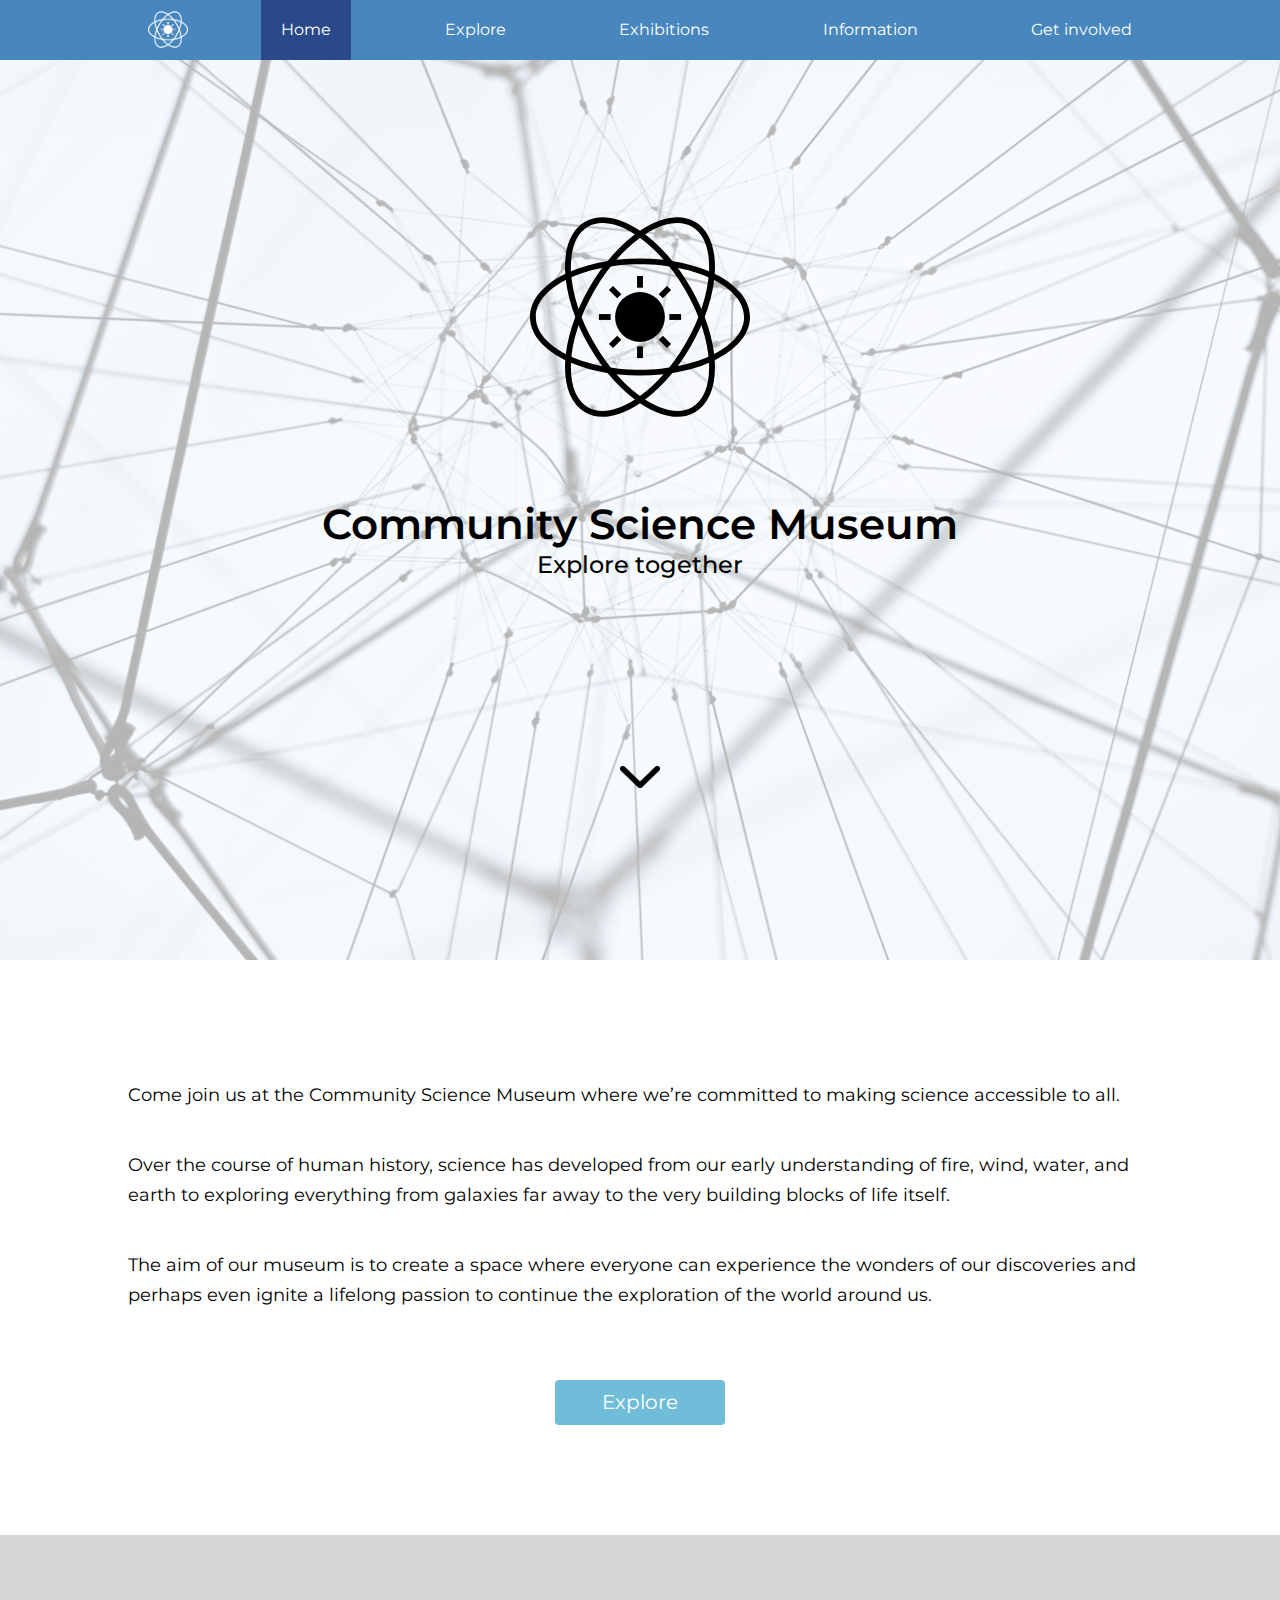
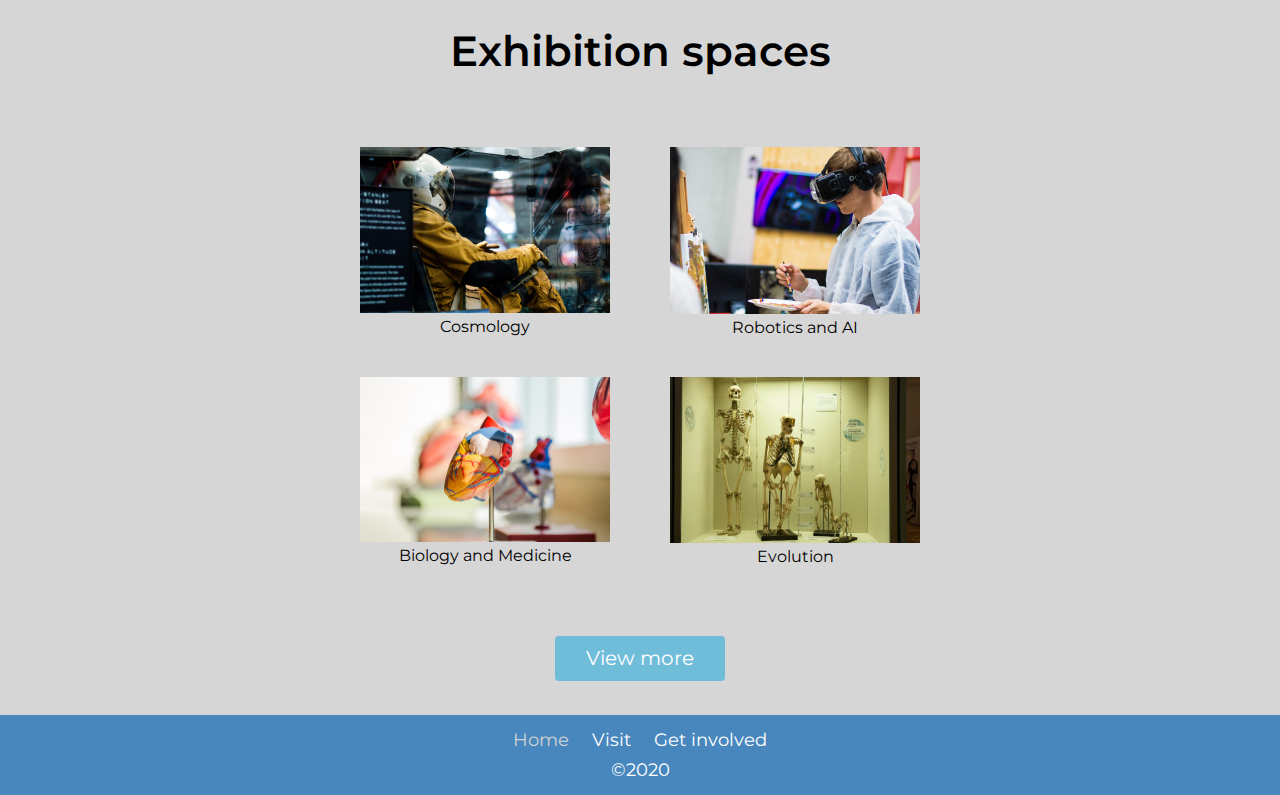
<file: index.html>
<!DOCTYPE html>
<html lang="en">
<head>
    <meta charset="UTF-8">
    <meta name="viewport" content="width=device-width, initial-scale=1.0">
    <title>Home | Science Museum</title>
    <meta name="description" content="At the Community Science Museum you can explore and learn about everything from the ice age to the cosmos.">
    <link rel="stylesheet" href="styles/style.css">
    <script src="menu.js"></script>    
</head>
<body> 
    <header>
        <nav>
            <a href="#"><img src="img/logo.png" alt="small logo" id="logoSmall"></a>
            <a href="#" id="activeDesktop" class="headerNav">Home</a>
            <a href="explore.html" class="headerNav">Explore</a>
            <a href="exhibition.html" class="headerNav">Exhibitions</a>
            <a href="info.html" class="headerNav">Information</a>
            <a href="getInvolved.html" class="headerNav">Get involved</a>
        </nav>
        <a href="javascript:void(0);" class="menu" onclick="menuFunction()"><img src="img/burgerMenu.png" alt="burger menu" id="menu"></a>
    </header>

    <img class="svgg top" src="/img/Rectangle43.svg" alt="svg">

    <div id="burgerLinks">
        <a href="#" id="active">Home</a>
        <a href="explore.html">Explore</a> 
        <a href="exhibition.html">Exhibitions</a> 
        <a href="info.html">Information</a> 
        <a href="getInvolved.html">Get involved</a>
    </div>

    <main>
        <div class="mobileHero">
            <div class="mobileLogo">
                <img src="/img/mobileLogo.png" alt="white logo" id="whiteLogo">
                    <h1>Community Science Museum</h1>
                    <h2>Explore together</h2>
                <img src="/img/arrow.png" alt="arrow down" id="whitearrow">
            </div>
            <div class="mobileBg">
                <!-- Background image -->
            </div>
        </div>

        <div class="hero">
            <div class="heroLogo">
                <img src="img/logoBig.svg" alt="big logo" id="bigLogo">
                <div>
                    <h1>Community Science Museum</h1>
                    <h2>Explore together</h2>
                </div>
                <img src="/img/blackarraow.png" alt="arrow down" id="blackarrow">
            </div>
            <div class="heroBg">
                <!-- Background image -->
            </div>
        </div>
        
        <div class="copyIndex" id="down">
            <p>Come join us at the Community Science Museum where we’re
                committed to making science accessible to all.
            </p>
            <p>Over the course of human history, science has developed from our early understanding of
            fire, wind, water, and earth to exploring everything from galaxies far away to the very
            building blocks of life itself.
            </p>
            <p>The aim of our museum is to create a space where everyone can experience the wonders of our 
                discoveries and perhaps even ignite a lifelong passion to continue the exploration of the 
                world around us.
            </p>
            <a href="explore.html" class="button">Explore</a>
        </div>
        
        <div class="exSpaces">
            <h1>Exhibition spaces</h1>
            <div id="indexFig">
                <figure>
                    <img src="img/space.jpg" alt="image of astronaut">
                    <figcaption>Cosmology</figcaption>
                </figure>

                <figure>
                    <img src="img/ai.jpg" alt="image of vr">
                    <figcaption>Robotics and AI</figcaption>
                </figure>

                <figure>
                    <img src="img/heart.jpg" alt="image of heart">
                    <figcaption>Biology and Medicine</figcaption>
                </figure>

                <figure>
                    <img src="img/evo.jpg" alt="image of skeletons">
                    <figcaption>Evolution</figcaption>
                </figure>
            </div>
            <a href="exhibition.html" class="button" id="viewMore">View more</a>
        </div>
        <img class="svgg svgRev" src="/img/Rectangle43Rev.svg" alt="svg">
    </main>
    <footer>
        <div class="links">
            <a href="#" id="grey"><p>Home</p></a>
            <a href="info.html"><p>Visit</p></a>
            <a href="getInvolved.html"><p>Get involved</p></a>
        </div>
        <p>&copy;2020</p>
    </footer>
</body>
</html>
</file>
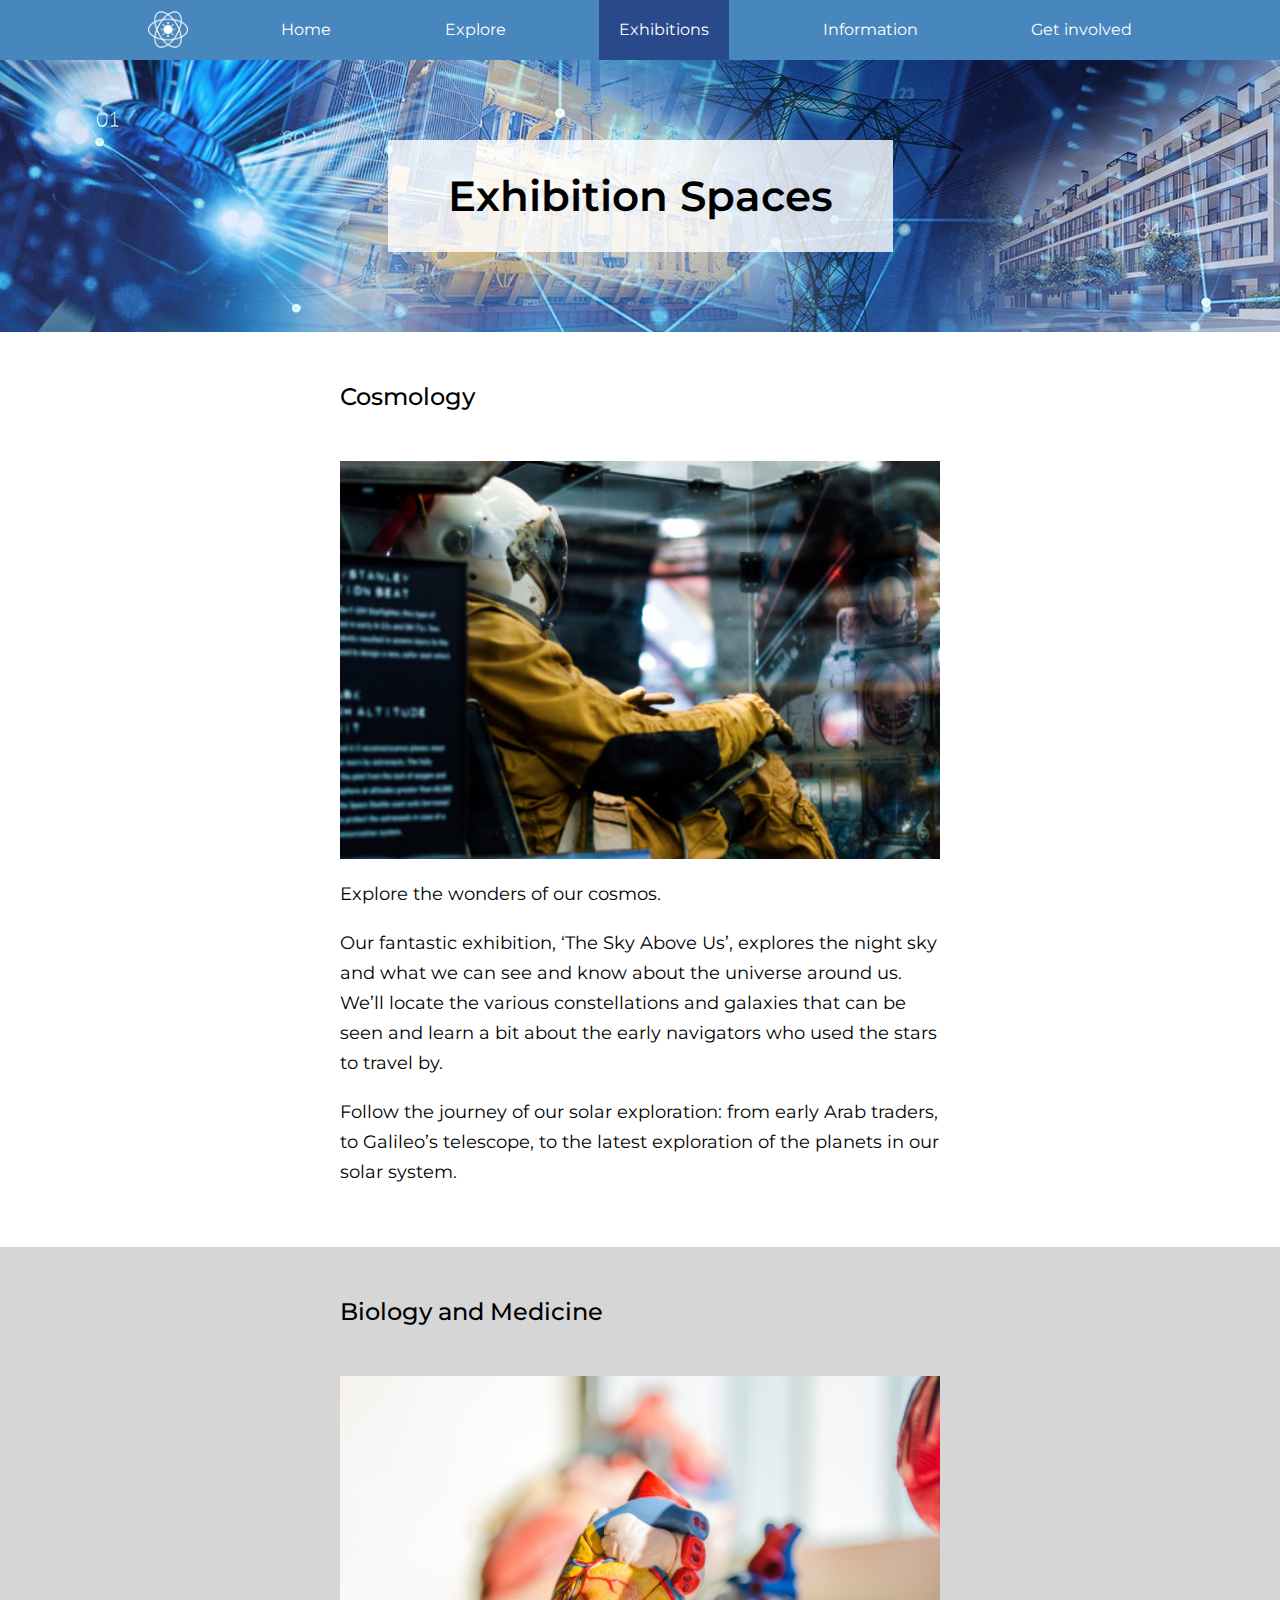
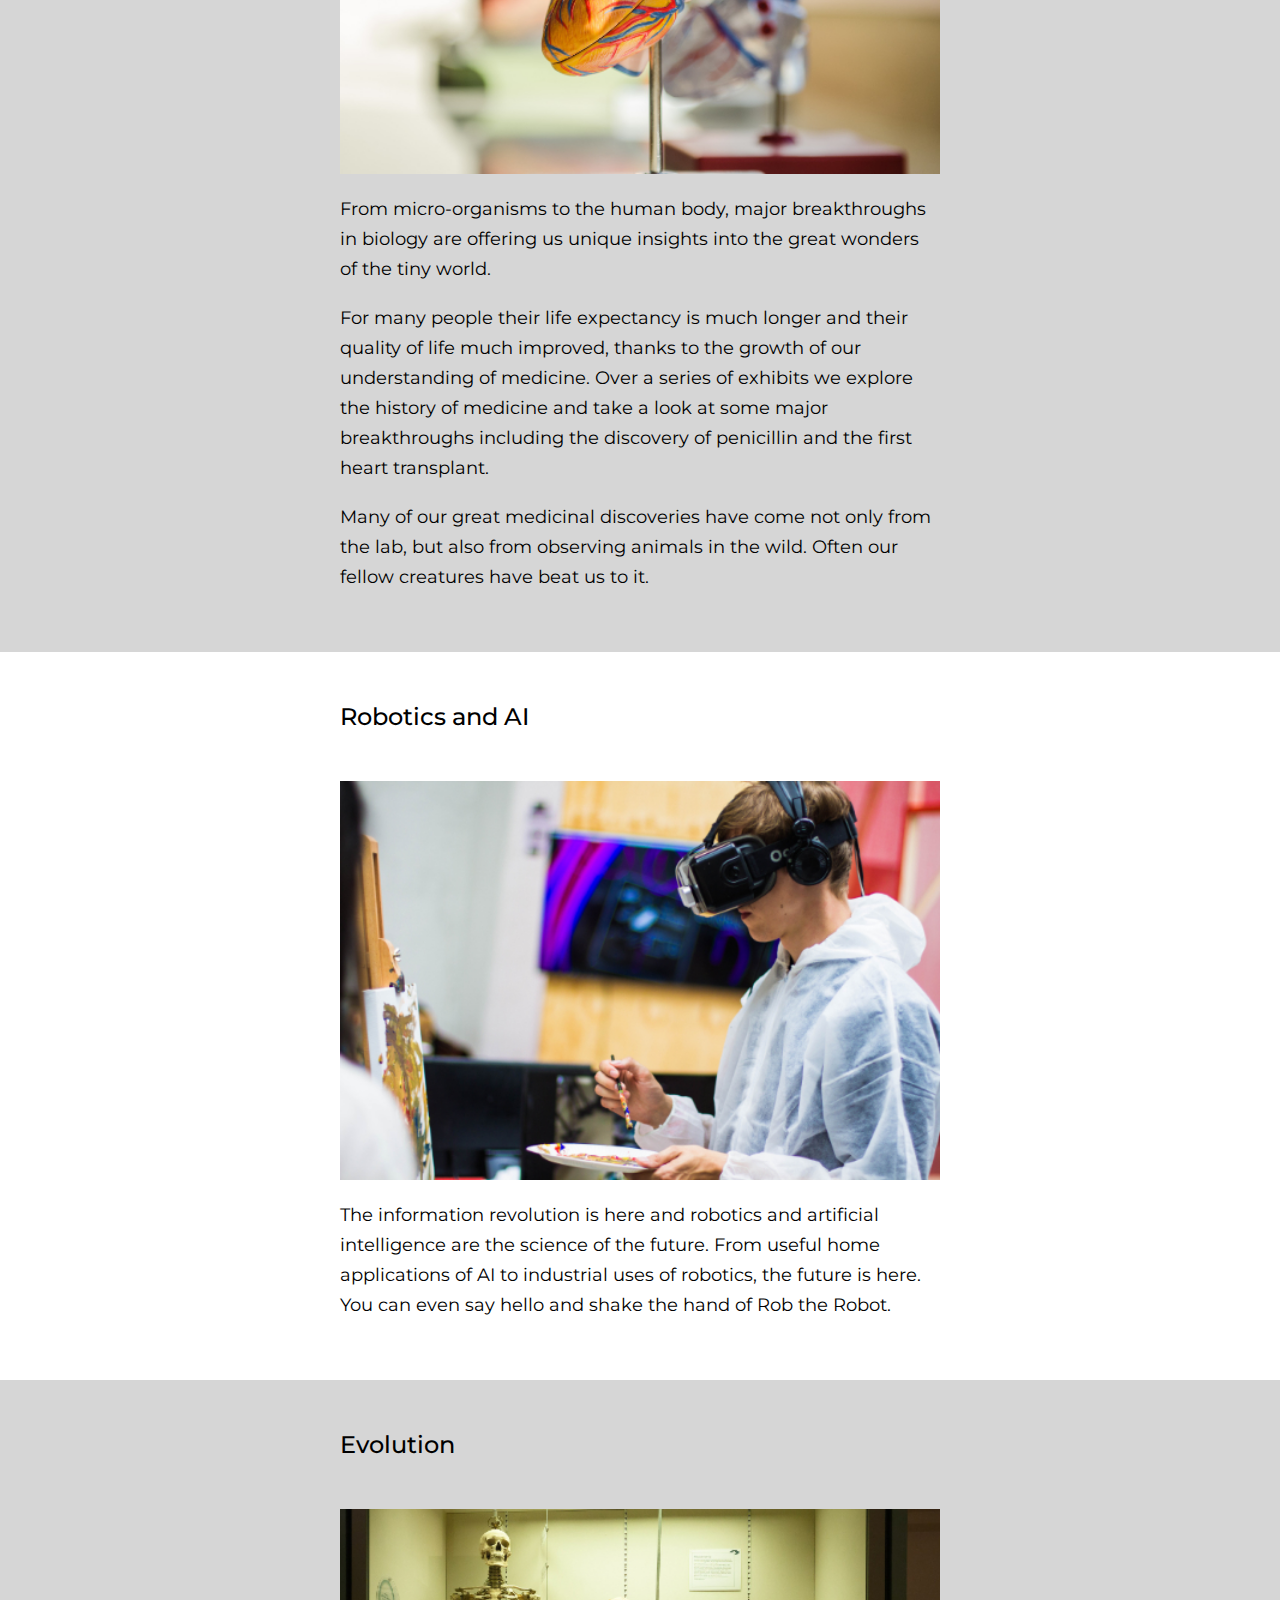
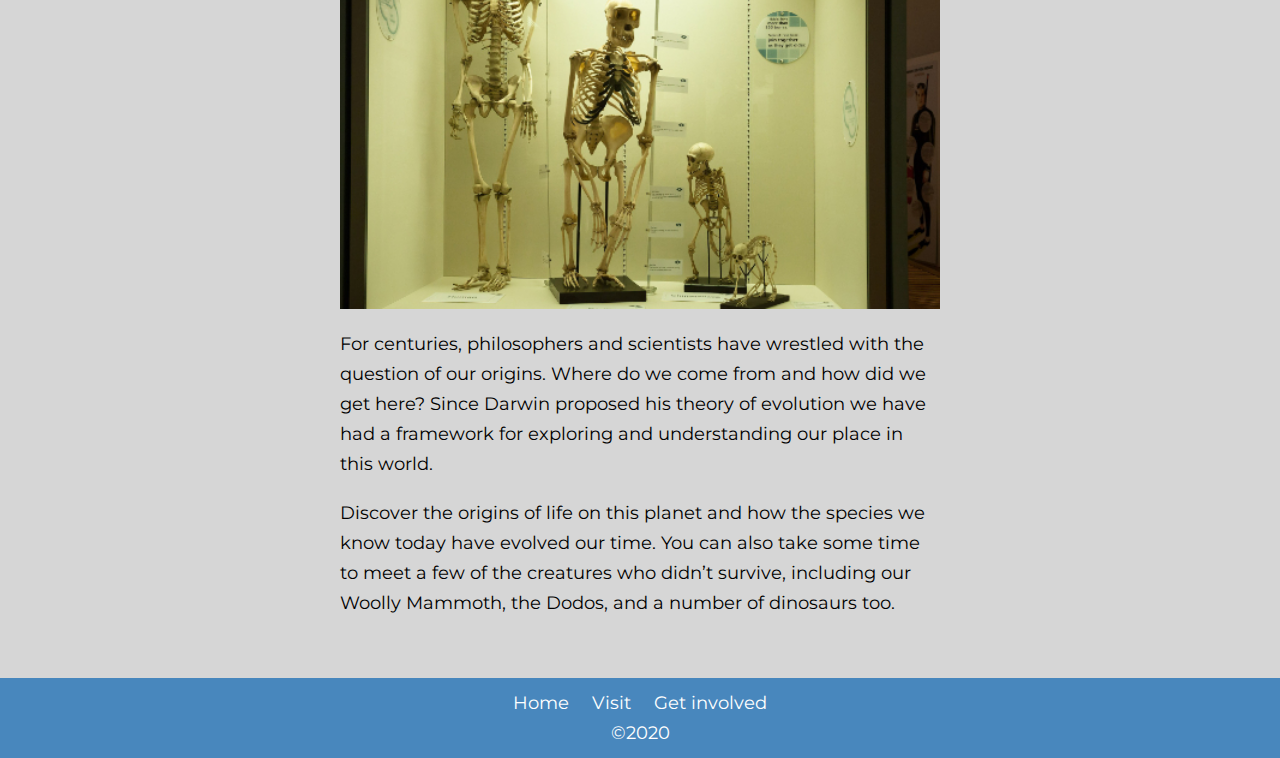
<file: exhibition.html>
<!DOCTYPE html>
<html lang="en">
<head>
    <meta charset="UTF-8">
    <meta name="viewport" content="width=device-width, initial-scale=1.0">
    <title>Exhibitions | Science Museum</title>
    <meta name="description" content="Here you can take a look at our exhibitions.">
    <link rel="stylesheet" href="styles/style.css">
    <script src="menu.js"></script>
</head>
<body> 
    <header>
        <nav>
            <a href="index.html"><img src="img/logo.png" alt="small logo" id="logoSmall"></a>
            <a href="index.html" class="headerNav">Home</a>
            <a href="explore.html" class="headerNav">Explore</a>
            <a href="#" id="activeDesktop" class="headerNav">Exhibitions</a>
            <a href="info.html" class="headerNav">Information</a>
            <a href="getInvolved.html" class="headerNav">Get involved</a>
        </nav>
        <a href="javascript:void(0);" class="menu" onclick="menuFunction()"><img src="img/burgerMenu.png" alt="burger menu" id="menu"></a>
    </header>

    <img class="svgg top" src="/img/Rectangle43.svg" alt="">

    <div id="burgerLinks">
        <a href="index.html">Home</a>
        <a href="explore.html">Explore</a> 
        <a href="#" id="active">Exhibitions</a> 
        <a href="info.html">Information</a> 
        <a href="getInvolved.html">Get involved</a>
    </div>
    
    <main>
        <div id="exhibitionHeader">
            <h1 class="headerH1">Exhibition Spaces</h1>
        </div>
        <div class="copyEx">
            <div class="exhibition">
                <h2>Cosmology</h2>
                <img src="img/space.jpg" alt="image of astronaut" class="mobileImg">
                <p>Explore the wonders of our cosmos.</p>
                <br>
                <p>Our fantastic exhibition, ‘The Sky Above Us’, explores the night sky and what 
                    we can see and know about the universe around us. We’ll locate the various constellations
                    and galaxies that can be seen and learn a bit about the early navigators who used the stars 
                    to travel by.
                </p>
                <br>
                <p>Follow the journey of our solar exploration: from early Arab traders, to Galileo’s telescope, 
                    to the latest exploration of the planets in our solar system.
                </p>
            </div>

            <img class="svgg svgRev" src="/img/rectanglegray.svg" alt="">

            <div class="dark">
                <div class="exhibition">
                    <h2>Biology and Medicine</h2>
                    <img src="img/heart.jpg" alt="image of heart" class="mobileImg">
                    <p>From micro-organisms to the human body, major breakthroughs in biology are 
                        offering us unique insights into the great wonders of the tiny world. 
                    </p>
                    <br>
                    <p>For many people their life expectancy is much longer and their quality of life much improved, 
                        thanks to the growth of our understanding of medicine. Over a series of exhibits we explore the 
                        history of medicine and take a look at some major breakthroughs including the discovery of penicillin 
                        and the first heart transplant. 
                    </p>
                    <br>
                    <p>Many of our great medicinal discoveries have come not only from the lab, but also from observing animals 
                        in the wild. Often our fellow creatures have beat us to it.
                    </p>
                </div>
            </div>

            <img class="svgg" src="/img/rectanglegray.svg" alt="svg">

            <div class="exhibition">
                <h2>Robotics and AI</h2>
                <img src="img/ai.jpg" alt="image of vr painting" class="mobileImg">
                <p>The information revolution is here and robotics and artificial intelligence are the science of the future. 
                    From useful home applications of AI to industrial uses of robotics, the future is here. You can even say 
                    hello and shake the hand of Rob the Robot.
                </p>
            </div>

            <img class="svgg svgRev" src="/img/rectanglegray.svg" alt="svg">

            <div class="dark">
                <div class="exhibition bottomEx">
                    <h2>Evolution</h2>
                    <img src="img/evo.jpg" alt="image of skeletons" class="mobileImg">
                    <p>For centuries, philosophers and scientists have wrestled with the question of our origins. Where do we come 
                        from and how did we get here? Since Darwin proposed his theory of evolution we have had a framework for exploring 
                        and understanding our place in this world.
                    </p>
                    <br>
                    <p>Discover the origins of life on this planet and how the species we know today have evolved our time. You can also 
                        take some time to meet a few of the creatures who didn’t survive, including our Woolly Mammoth, the Dodos, and a 
                        number of dinosaurs too.
                    </p>
                </div>
            </div>
        </div>
    </main>
    <footer>
        <div class="links">
            <a href="index.html"><p>Home</p></a>
            <a href="info.html"><p>Visit</p></a>
            <a href="getInvolved.html"><p>Get involved</p></a>
        </div>
        <p>&copy;2020</p>
    </footer>
</body>
</html>
</file>
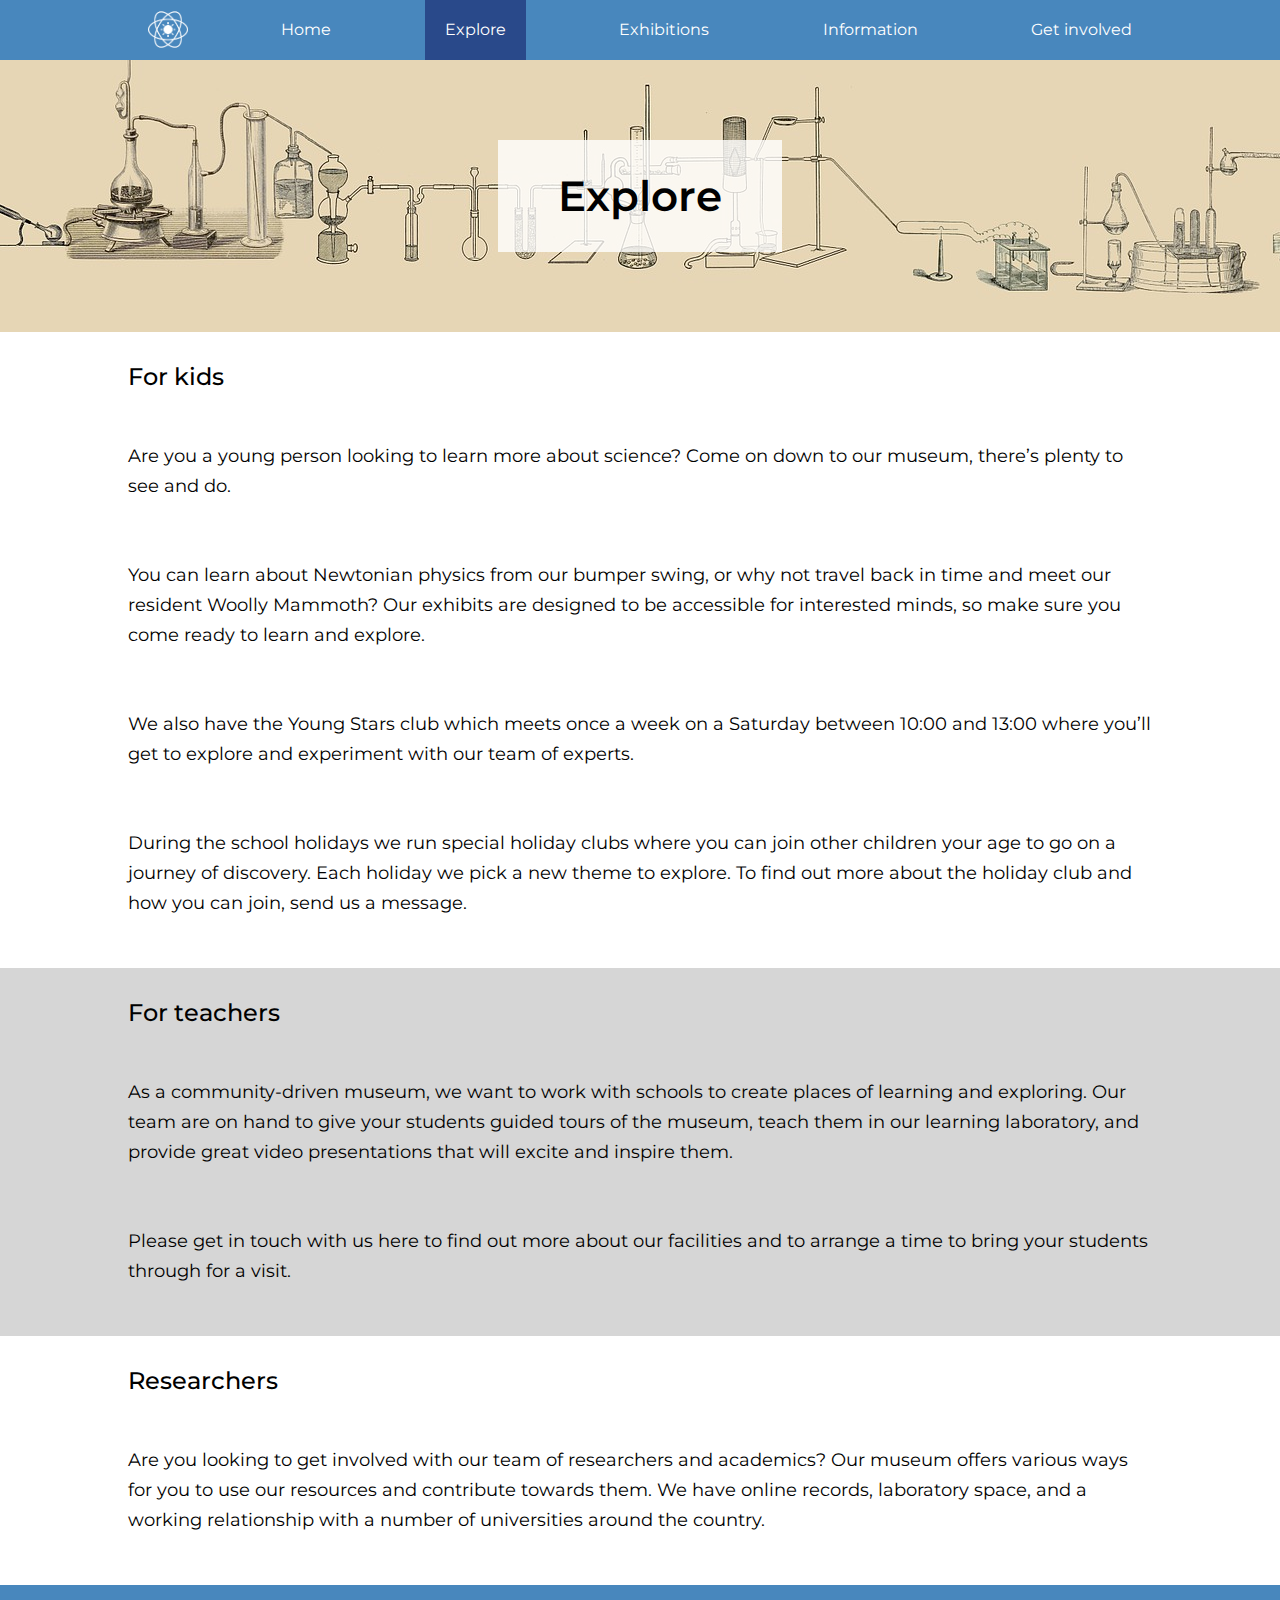
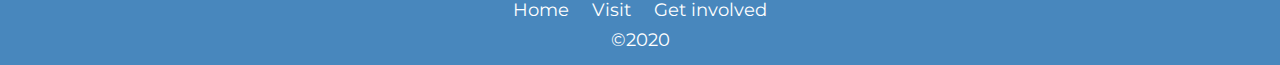
<file: explore.html>
<!DOCTYPE html>
<html lang="en">
<head>
    <meta charset="UTF-8">
    <meta name="viewport" content="width=device-width, initial-scale=1.0">
    <title>Explore | Science Museum</title>
    <meta name="description" content="Information for kids, teachers and researchers.">
    <link rel="stylesheet" href="styles/style.css">
    <script src="menu.js"></script>
</head>
<body> 
    <header>
        <nav>
            <a href="index.html"><img src="img/logo.png" alt="small logo" id="logoSmall"></a>
            <a href="index.html" class="headerNav">Home</a>
            <a href="#" id="activeDesktop" class="headerNav">Explore</a>
            <a href="exhibition.html" class="headerNav">Exhibitions</a>
            <a href="info.html" class="headerNav">Information</a>
            <a href="getInvolved.html" class="headerNav">Get involved</a>
        </nav>
        <a href="javascript:void(0);" class="menu" onclick="menuFunction()"><img src="img/burgerMenu.png" alt="burger menu" id="menu"></a>
    </header>

    <img class="svgg top" src="/img/Rectangle43.svg" alt="svg">

    <div id="burgerLinks">
        <a href="index.html">Home</a>
        <a href="#" id="active">Explore</a> 
        <a href="exhibition.html">Exhibitions</a> 
        <a href="info.html">Information</a> 
        <a href="getInvolved.html">Get involved</a>
    </div>

    
    
    <main>
        <div id="exploreHeader">
            <h1 class="headerH1">Explore</h1>
        </div>
        <div class="copyEx">
            <div class="copySpace">
                <h2>For kids</h2>
                <p>Are you a young person looking to learn more about science? 
                    Come on down to our museum, there’s plenty to see and do.
                </p>
                <br>
                <p>You can learn about Newtonian physics from our bumper swing,
                    or why not travel back in time and meet our resident Woolly Mammoth?
                    Our exhibits are designed to be accessible for interested minds, 
                    so make sure you come ready to learn and explore.
                </p>
                <br>
                <p>We also have the Young Stars club which meets once a week on a Saturday 
                    between 10:00 and 13:00 where you’ll get to explore and experiment with 
                    our team of experts.
                </p>
                <br>
                <p>During the school holidays we run special holiday clubs where you can join other
                    children your age to go on a journey of discovery. Each holiday we pick a new theme to explore. 
                    To find out more about the holiday club and how you can join, send us a message.
                </p>
            </div>

            <img class="svgg svgRev" src="/img/rectanglegray.svg" alt="svg">

            <div class="dark">
                <div class="copySpace">
                    <h2>For teachers</h2>
                    <p>As a community-driven museum, we want to work with schools to create places of learning and exploring. 
                        Our team are on hand to give your students guided tours of the museum, teach them in our learning laboratory, 
                        and provide great video presentations that will excite and inspire them.
                    </p>
                    <br>
                    <p>Please get in touch with us here to find out more about our facilities and to arrange a time to bring your students through for a visit. 
                    </p>
                </div>
            </div>

            <img class="svgg" src="/img/rectanglegray.svg" alt="svg">

            <div class="copySpace">
                <h2>Researchers</h2>
                <p>Are you looking to get involved with our team of researchers and academics? Our museum offers various 
                    ways for you to use our resources and contribute towards them. We have online records, laboratory space, 
                    and a working relationship with a number of universities around the country.
                </p>
            </div>
        </div>
        <img class="svgg svgRev" src="/img/Rectangle43Rev.svg" alt="svg">
    </main>
    
    <footer>
        <div class="links">
            <a href="index.html"><p>Home</p></a>
            <a href="info.html"><p>Visit</p></a>
            <a href="getInvolved.html"><p>Get involved</p></a>
        </div>
        <p>&copy;2020</p>
    </footer>
</body>
</html>
</file>
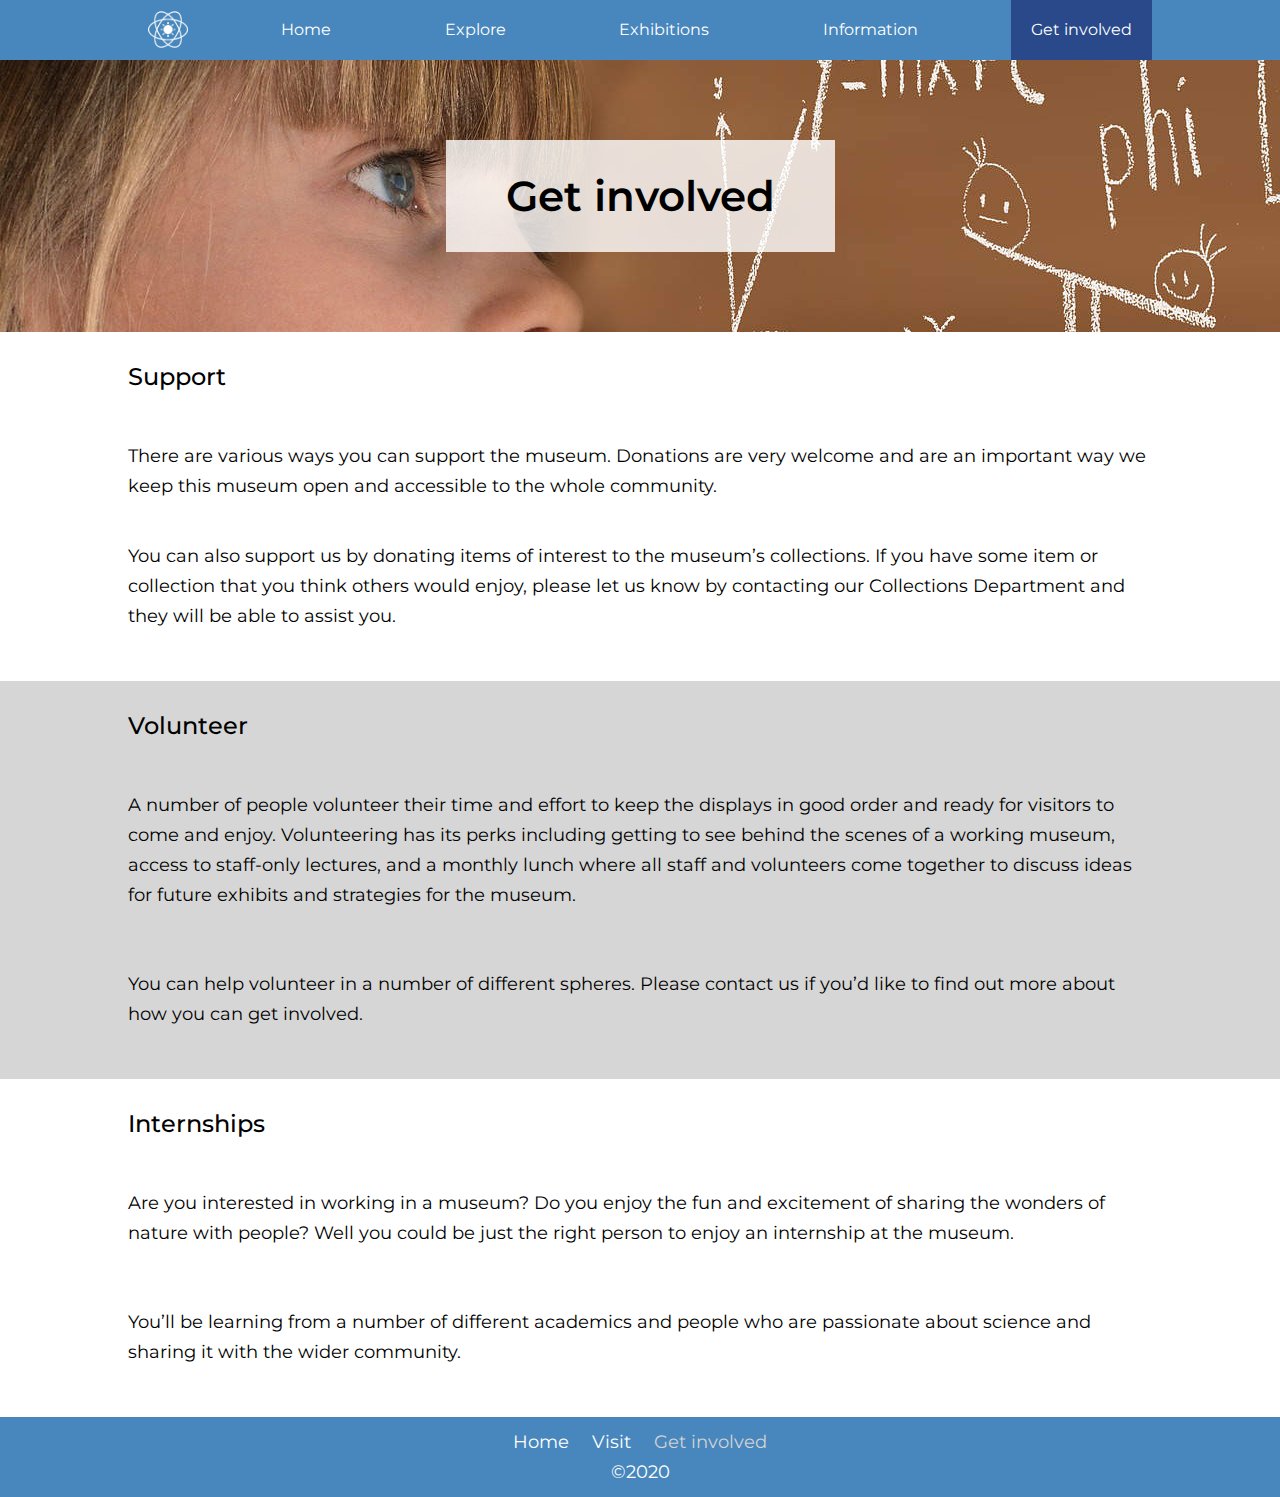
<file: getInvolved.html>
<!DOCTYPE html>
<html lang="en">
<head>
    <meta charset="UTF-8">
    <meta name="viewport" content="width=device-width, initial-scale=1.0">
    <title>Get Involved | Science Museum</title>
    <meta name="description" content="Get involved as an intern, volunteer or support us with donations or items/collections.">
    <link rel="stylesheet" href="styles/style.css">
    <script src="menu.js"></script>
</head>

<body> 
    <header>
        <nav>
            <a href="index.html"><img src="img/logo.png" alt="small logo" id="logoSmall"></a>
            <a href="index.html" class="headerNav">Home</a>
            <a href="explore.html" class="headerNav">Explore</a>
            <a href="exhibition.html" class="headerNav">Exhibitions</a>
            <a href="info.html" class="headerNav">Information</a>
            <a href="#" id="activeDesktop" class="headerNav">Get involved</a>
        </nav>
        <a href="javascript:void(0);" class="menu" onclick="menuFunction()"><img src="img/burgerMenu.png" alt="burger menu" id="menu"></a>
    </header>

    <img class="svgg top" src="/img/Rectangle43.svg" alt="svg">

    <div id="burgerLinks">
        <a href="index.html">Home</a>
        <a href="explore.html">Explore</a> 
        <a href="exhibition.html">Exhibitions</a> 
        <a href="info.html">Information</a> 
        <a href="#" id="active">Get involved</a>
    </div>

    <main>
        <div id="involvedHeader">
            <h1 class="headerH1">Get involved</h1>
        </div>
        
        <div class="copyEx">
            <div class="copySpace">
                <h2>Support</h2>
                <p>There are various ways you can support the museum. Donations are very welcome
                    and are an important way we keep this museum open and accessible to the whole community. 
                </p>
                <p>You can also support us by donating items of interest to the museum’s collections. 
                    If you have some item or collection that you think others would enjoy, please let us 
                    know by contacting our Collections Department and they will be able to assist you.
                </p>
            </div>

            <img class="svgg svgRev" src="/img/rectanglegray.svg" alt="svg">

            <div class="dark"> 
                <div class="copySpace">        
                    <h2>Volunteer</h2>
                    <p>A number of people volunteer their time and effort to keep the displays in good order and
                        ready for visitors to come and enjoy. Volunteering has its perks including getting to see behind the scenes of a working museum,
                        access to staff-only lectures, and a monthly lunch where all staff and volunteers come together to discuss ideas for future exhibits and strategies for the museum.
                    </p>
                    <br>
                    <p>You can help volunteer in a number of different spheres. Please contact us if you’d like to find out more about how you can get involved.
                    </p>   
                </div>
            </div>

            <img class="svgg" src="/img/rectanglegray.svg" alt="svg">

            <div class="copySpace">
                <h2>Internships</h2>
                <p>Are you interested in working in a museum? Do you enjoy the fun and excitement of sharing the wonders of nature with people?
                    Well you could be just the right person to enjoy an internship at the museum.
                </p>
                <br>
                <p>You’ll be learning from a number of different academics and people who are passionate about science and sharing it with the wider community.
                </p>    
            </div>
        </div>

        <img class="svgg svgRev" src="/img/Rectangle43Rev.svg" alt="svg">
    </main>
    <footer>
        <div class="links">
            <a href="index.html"><p>Home</p></a>
            <a href="info.html"><p>Visit</p></a>
            <a href="#" id="grey"><p>Get involved</p></a>
        </div>
        <p>&copy;2020</p>
    </footer>
</body>
</html>
</file>
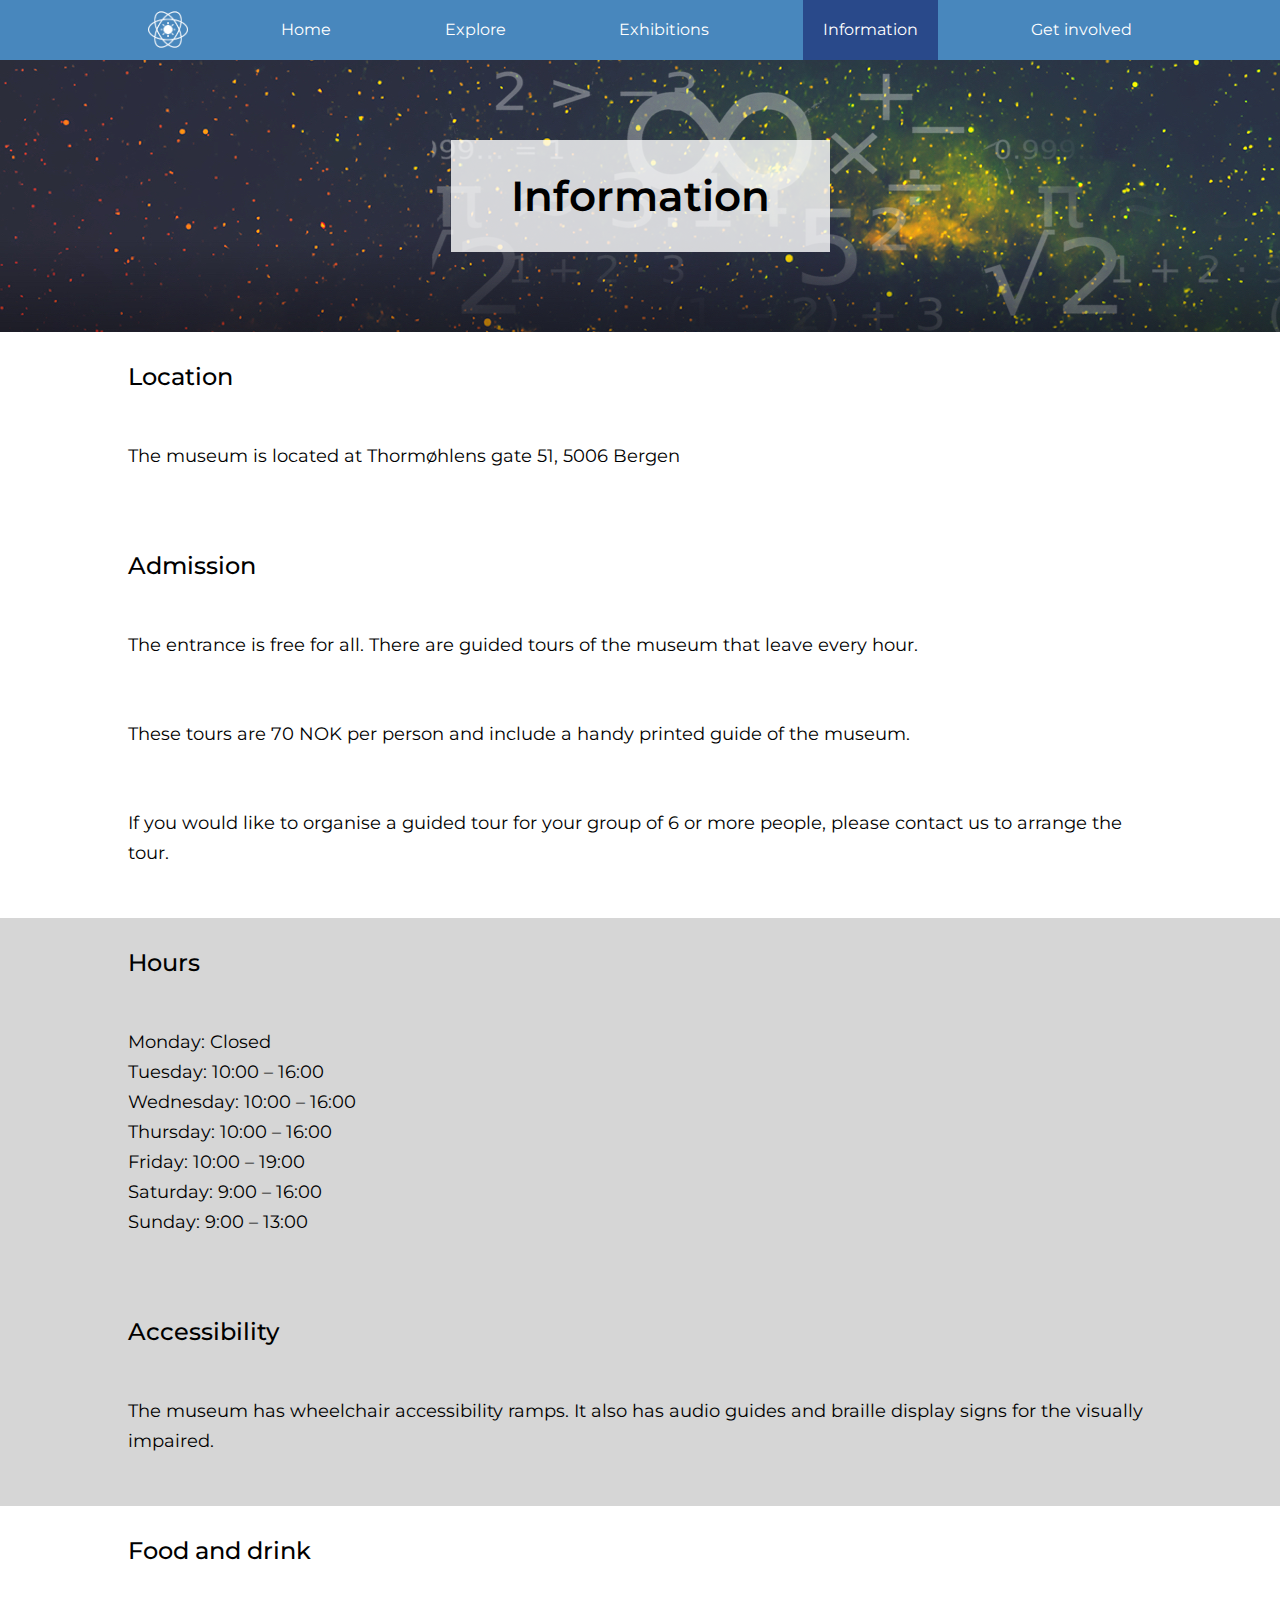
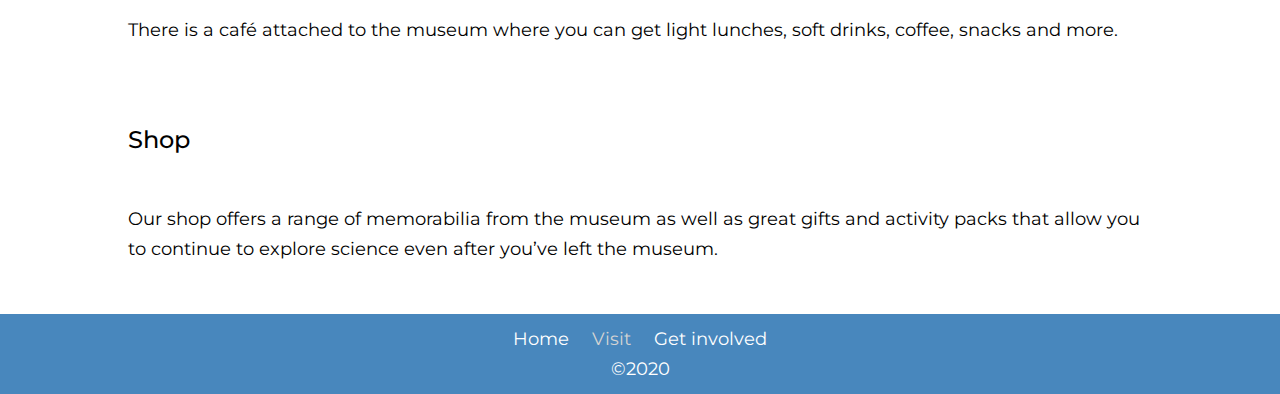
<file: info.html>
<!DOCTYPE html>
<html lang="en">
<head>
    <meta charset="UTF-8">
    <meta name="viewport" content="width=device-width, initial-scale=1.0">
    <title>Information | Science Museum</title>
    <meta name="description" content="Here you can find opening hours, location and general Information.">
    <link rel="stylesheet" href="styles/style.css">
    <script src="menu.js"></script>
</head>
<body> 
    <header>
        <nav>
            <a href="index.html"><img src="img/logo.png" alt="small logo" id="logoSmall"></a>
            <a href="index.html" class="headerNav">Home</a>
            <a href="explore.html" class="headerNav">Explore</a>
            <a href="exhibition.html" class="headerNav">Exhibitions</a>
            <a href="#" id="activeDesktop" class="headerNav">Information</a>
            <a href="getInvolved.html" class="headerNav">Get involved</a>
        </nav>
        <a href="javascript:void(0);" class="menu" onclick="menuFunction()"><img src="img/burgerMenu.png" alt="burger menu" id="menu"></a>
    </header>

    <img class="svgg top" src="/img/Rectangle43.svg" alt="svg">

    <div id="burgerLinks">
        <a href="index.html">Home</a>
        <a href="explore.html">Explore</a> 
        <a href="exhibition.html">Exhibitions</a> 
        <a href="#" id="active">Information</a> 
        <a href="getInvolved.html">Get involved</a>
    </div>

    <main>
        <div id="infoHeader">
            <h1 class="headerH1">Information</h1>
        </div>
        <div class="copyEx">
            <div class="copySpace">
                <h2>Location</h2>
                <p>The museum is located at Thormøhlens gate 51, 5006 Bergen
                </p>
            </div>

            <div class="copySpace">
                <h2>Admission</h2>
                <p>The entrance is free for all. 
                There are guided tours of the museum that leave every hour.
                </p>
                <br>
                <p>These tours are 70 NOK per person and include a handy printed guide of the museum. 
                </p>
                <br>
                <p>If you would like to organise a guided tour for your group of 6 or more people, please contact us to arrange the tour.
                </p>
            </div>

            <img class="svgg svgRev" src="/img/rectanglegray.svg" alt="svg">

            <div class="dark">
                <div class="copySpace">
                    <h2>Hours</h2>
                    <p>Monday: Closed <br>
                        Tuesday: 10:00 – 16:00 <br>
                        Wednesday: 10:00 – 16:00 <br>
                        Thursday: 10:00 – 16:00 <br>
                        Friday: 10:00 – 19:00 <br>
                        Saturday: 9:00 – 16:00 <br>
                        Sunday: 9:00 – 13:00 <br>
                    </p>
                </div>

                <div class="copySpace">
                    <h2>Accessibility</h2>
                    <p>The museum has wheelchair accessibility ramps. It also has audio guides and 
                        braille display signs for the visually impaired.
                    </p>
                </div>
            </div>

            <img class="svgg" src="/img/rectanglegray.svg" alt="svg">

            <div class="copySpace">
                <h2>Food and drink</h2>
                <p>There is a café attached to the museum where you can get light lunches, 
                    soft drinks, coffee, snacks and more.
                </p>
            </div>

            <div class="copySpace">
                <h2>Shop</h2>
                <p>Our shop offers a range of memorabilia from the museum as well as great
                gifts and activity packs that allow you to continue to explore science 
                even after you’ve left the museum.
                </p>
            </div>
        </div>
        <img class="svgg svgRev" src="/img/Rectangle43Rev.svg" alt="svg">
    </main>
    <footer>
        <div class="links">
            <a href="index.html"><p>Home</p></a>
            <a href="#" id="grey"><p>Visit</p></a>
            <a href="getInvolved.html"><p>Get involved</p></a>
        </div>
        <p>&copy;2020</p>
    </footer>
</body>
</html>
</file>
<file: styles/style.css>
@import url('https://fonts.googleapis.com/css2?family=Montserrat&family=Raleway&display=swap');

* {
    margin: 0;
    padding: 0;
    list-style: none;
    font-family: 'Montserrat', 'Raleway', sans-serif;
}

a {
    color: white;
    text-decoration: none;
}

p {
    font-size: 18px;
    line-height: 30px;
}

h2 {
    font-size: 24px;
    font-weight: 500;
    width: 80%;
    margin: 20px  auto 0 auto;
}

h1 {
    text-align: center;
    font-size: 32px;
    margin-top: 80px;
    font-weight: 600;
}

header {
    display: grid;
    grid-template-columns: 1fr auto;
    height: 60px;
    background-color: #4887BD;
    align-items: center;
}

.svgg {
    height: auto;
    width: 100%;
}

.top {
    position: absolute;
    z-index: 1;
}

.svgRev{
    transform: rotate(180deg);
    position: relative;
    bottom: -10px;
}

.headerH1 {
    margin: 80px 0 40px 0;
}

#logoSmall {
    width: 40px;
    margin: 3px 0 0 20px;
}

#menu {
    float: right;
    width: 30px;
    padding-right: 20px;
}

#burgerLinks {
    display: none;
    flex-direction: column;
    margin-top: 15px;
    background-color: rgb(92, 92, 92);
}

#active, #activeDesktop {
    background-color: #29498A;
}

#burgerLinks>a {
    display: block;
    text-align: center;
    padding: 20px 0;
    position: relative;
    z-index: 1;
}

footer {
    display: flex;
    flex-direction: column;
    align-items: center;
    justify-content: center;
    background-color: #4887BD;
    color: white;
    text-align: center;
}

.bottomEx {
    margin-bottom: 80px;
}

.mobileHero {
    display: flex;
    height: 90vh;
    width: 100%;
    text-align: center;
    margin-bottom: 50px;
    color: white;
    position: relative;
    z-index: -1;
}

.mobileLogo {
    display: flex;
    flex-direction: column;
    align-items: center;
    width: 100%;
    height: 90vh;
    position: absolute;
    overflow: hidden;
}

.mobileLogo h1 h2 {
    margin: 0;
}

#whiteLogo {
    width: 220px;
    height: 200px;
    margin: 100px 0 0 0;
}

#whitearrow {
    width: 40px;
    margin-top: 100px;
}

.mobileBg {
    background-image: url(../img/mobilebg.jpg);
    background-repeat: no-repeat;
    background-size: cover;
    background-position: center;
    width: 100%;
    opacity: .9;
    position: relative;
    z-index: -1;
}

.copyEx p, .copyIndex p  {
    width: 80%;
    margin: 10px auto;
}

.mobileImg {
    display: block;
    width: 80%;
    margin: 40px auto;
}

.copyIndex {
    margin-bottom: 0px;
}

.copySpace {
    padding-bottom: 20px;
}

.dark {
    background-color: #d6d6d6;
    display: flex;
    flex-direction: column;
    justify-content: center;
    width: 100%;
    height: 100%;
}

.headerNav {
    display: none;
}

.exSpaces {
    display: none;
}

.hero {
    display: none;
}

.button {
    display: none;
}

.exhibition {
    padding-bottom: 0;
}

@media (min-width: 834px) {

    #menu, .mobileHero, .svgg, #burgerLinks {
        display: none;
    }

    header {
        display: flex;
        background-color: #4887BD;
        align-items: inherit;
    }

    nav {
        display: flex;
        justify-content: space-between;
        width: 80%;
        margin: 0 auto;
        
    }

    #logoSmall {
        padding: 8px 0 0 0;
    }

    .headerNav {
        display: block;
        padding: 20px 20px;
    }

    .headerNav:hover {
        background-color: #386892;
    }

    #indexImg {
        display: none;
    }

    .hero {
        display: flex;
        height: 100vh;
        width: 100%;
        text-align: center;
    }

    .heroBg {
        background-image: url(../img/desktopImg.jpg);
        background-repeat: no-repeat;
        background-size: cover;
        background-position: center;
        opacity: .3;
        width: 100%;
        position: relative;
        z-index: -1;
    }

    .heroLogo {
        display: flex;
        flex-direction: column;
        align-items: center;
        justify-content: space-evenly;
        width: 100%;
        height: 90%;
        position: absolute;
        overflow: hidden;
    }

    .heroLogo h1 {
        margin: 0;
    }

    #bigLogo {
        width: 220px;
        height: 200px;
        margin-top: 75px;
    }

    #blackarrow {
        width: 40px;
        margin-top: 75px;
    }

    .copySpace>p, .copyIndex>p {
        width: 80%;
        margin: 20px auto;
    }
    
    .button {
        display: initial;
        font-size: 20px;
        color: white;
        background-color: #70BDDA;
        width: 150px;
        height: 20px;
        margin: 50px auto 10px auto;
        padding: 10px 10px 15px 10px;
        border-radius: 4px;
        text-align: center;
    }

    .exSpaces {
        display: flex;
        flex-direction: column;
        align-items: center;
        justify-content: space-around;
        margin: 50px 0 0 0;
        padding-bottom: 80px;
        height: 700px;
        background-color: #d6d6d6;
        text-align: center;
    }

    .bottomEx {
        padding: 0;
    }

    .exSpaces h1 {
        margin-top: 90px;
    }

    #indexFig {
        display: flex;
        flex-wrap: wrap;
        justify-content: center;
        width: 80%;
        margin-top: 50px;
    }

    figure img{
        width: 250px;
    }

    figure {
        margin: 20px 30px;
    }

    h1 {
        font-size: 42px;
        margin: 0;
    }

    h2 {
        width: 80%;
        margin: 0px auto 30px auto;
    }

    footer {
        height: 80px;
    }

    .links {
        display: flex;
        width: 300px;
        justify-content: space-evenly;
    }

    #grey {
        color: lightgrey;
    }

    .copyIndex {
        display: flex;
        flex-direction: column;
        margin: 100px auto;
        max-width: 1500px;
    }

    .mobileImg {
        max-width: 600px;
        margin: 20px 0;
    }

    .exhibition {
        display: flex;
        flex-direction: column;
        width: 80%;
        padding-top: 50px;
        align-items: center;
        max-width: 1200px;
    }

    .dark {
        display: flex;
        flex-direction: column;
        justify-content: center;
        width: 100%;
        align-items: center;
    }
    
    .copyEx {
        display: flex;
        flex-direction: column;
        align-items: center;
    }
    
    .exhibition p {
        margin: 0px;
        max-width: 600px;
    }

    .exhibition h2 {
        margin: 0 0 30px 0;
        max-width: 600px;
    }

    .copySpace {
        display: flex;
        flex-direction: column;
        padding: 30px 0;
        max-width: 1500px;
        width: 100%;
    }

    #exploreHeader {
        display: flex;
        justify-content: center;
        background-image: url(/img/exploreBanner.jpg);
        background-position: center;
        margin: 0;
        padding: 60px 0;
    }

    .headerH1 {
        display: inline;
        background-image: url(/img/whiteLayer.png);
        padding: 30px 60px;
        margin: 20px 0;
    }

    #exhibitionHeader {
        display: flex;
        justify-content: center;
        background-image: url(/img/exhibitionHeader.jpg);
        background-position: center;
        padding: 60px 0;
    }

    #infoHeader {
        display: flex;
        justify-content: center;
        background-image: url(/img/infoHeader.jpg);
        background-position: center;
        margin: 0;
        padding: 60px 0;
    }

    #involvedHeader {
        display: flex;
        justify-content: center;
        background-image: url(/img/learn.jpg);
        background-position-y: -200px;
        margin: 0;
        padding: 60px 0;
    }

    
}

@media (min-width: 1400px) {

    .exhibition h2 {
        max-width: 400px;
    }

    .exhibition {
        display: inline-block;
        height: 500px;
    }

    .mobileImg {
        float: right;
        margin: 0 0 0 50px;
        width: 500px;
    }

    
}

@media (max-width: 1567px) {

    #indexFig {
        width: 700px;
    }
    
    .exhibition {
        margin-bottom: 60px;
    }

    
}

@media (max-width: 640px){

    .exSpaces {
        display: none;
    }

}

@media (min-width: 600px) {
    #burgerLinks {
        margin-top: 30px;
    }
}

@media (min-width: 834px) {
    #burgerLinks {
        display: none !important;
    }
}
</file>
